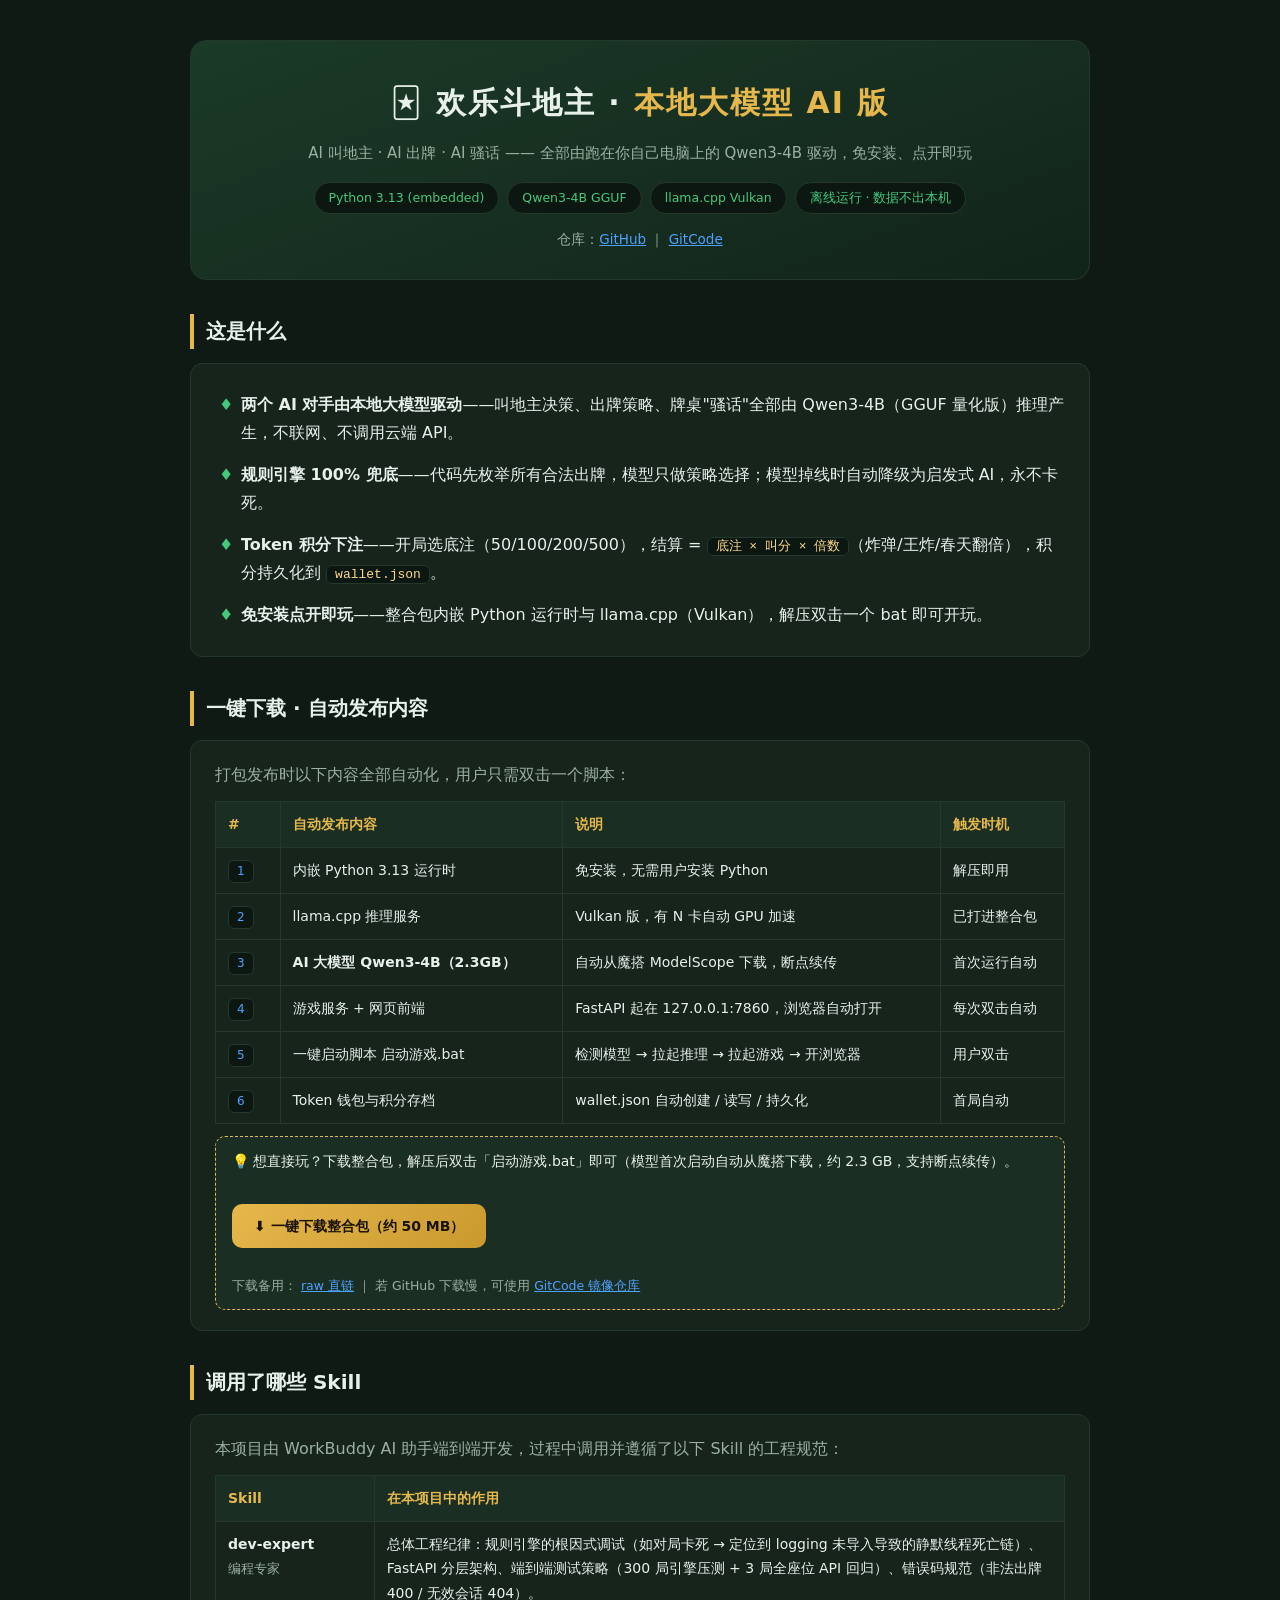
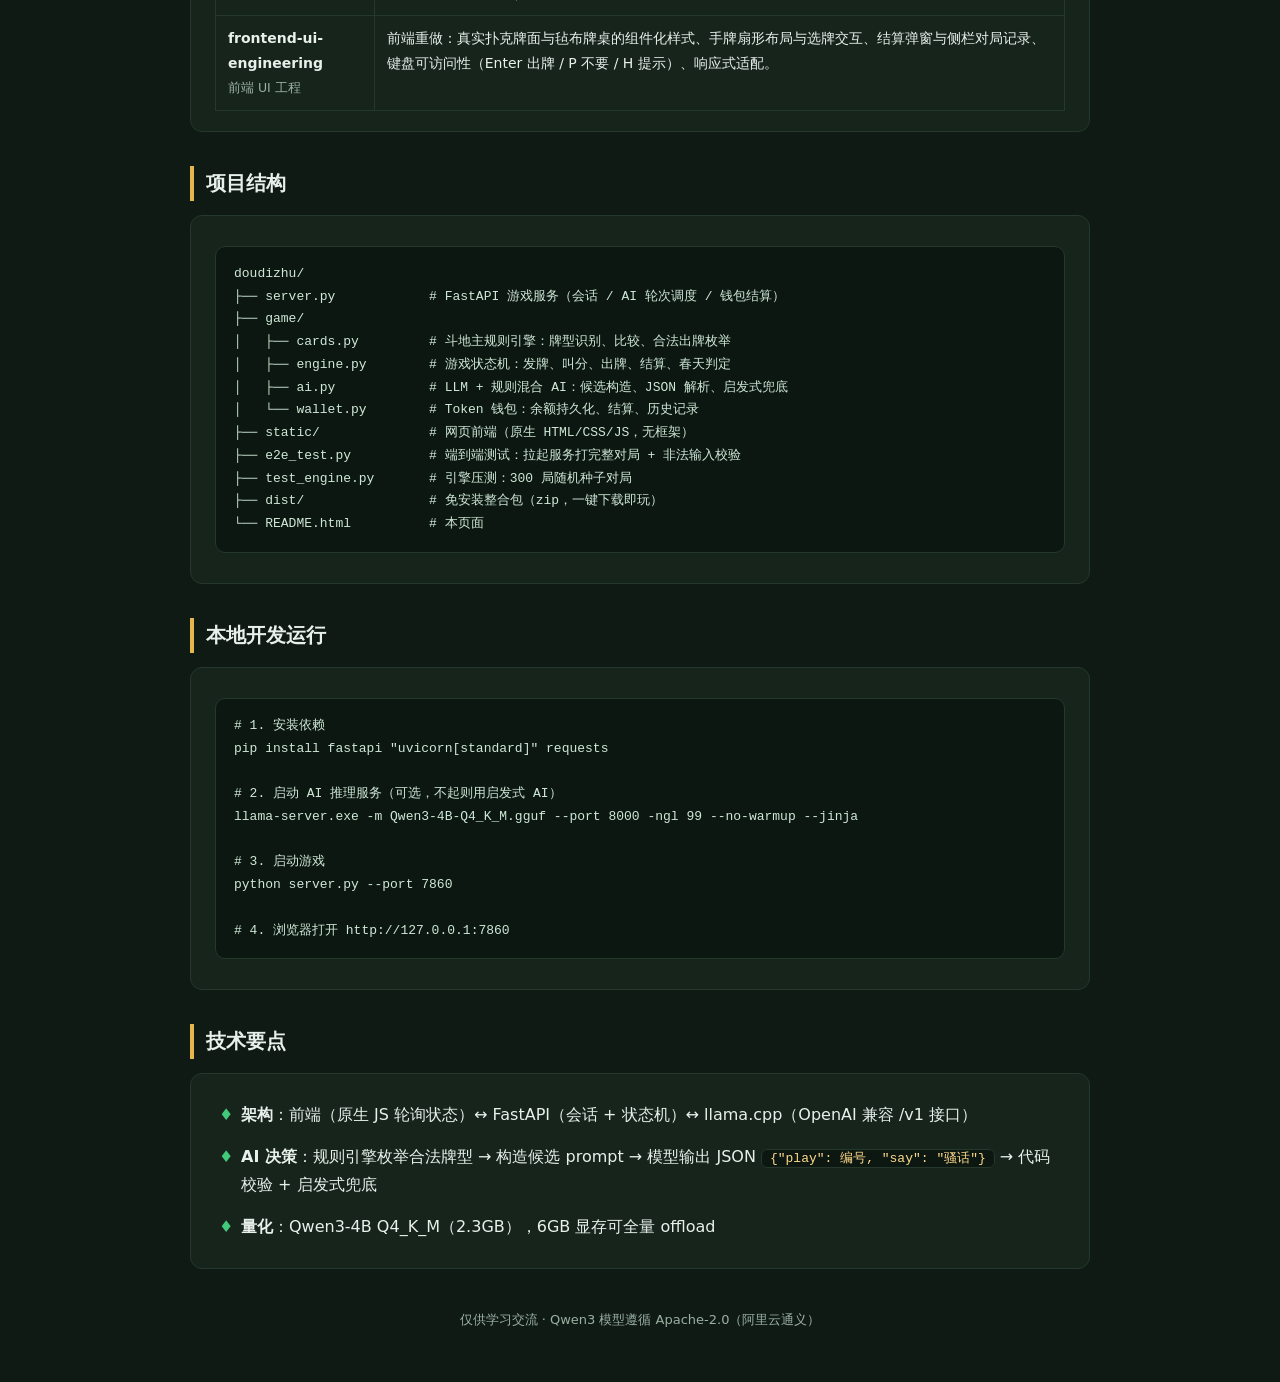
<file: README.html>
<!DOCTYPE html>
<html lang="zh-CN">
<head>
<meta charset="UTF-8">
<meta name="viewport" content="width=device-width, initial-scale=1.0">
<title>欢乐斗地主 · 本地大模型 AI 版</title>
<style>
  :root{
    --bg:#0f1a14; --panel:#16241c; --line:#24382c; --fg:#e8f0ea; --muted:#9ab0a2;
    --gold:#e6b84c; --green:#43c97b; --accent:#4ea1ff;
  }
  *{box-sizing:border-box;margin:0;padding:0}
  body{background:var(--bg);color:var(--fg);font-family:"Microsoft YaHei",system-ui,sans-serif;line-height:1.75;padding:40px 16px}
  .wrap{max-width:900px;margin:0 auto}
  header{text-align:center;padding:36px 20px 28px;background:linear-gradient(160deg,#1b3a28,#122419);border:1px solid var(--line);border-radius:16px;margin-bottom:28px}
  h1{font-size:30px;letter-spacing:2px}
  h1 .em{color:var(--gold)}
  .tagline{color:var(--muted);margin-top:10px;font-size:15px}
  .badges{margin-top:16px;display:flex;gap:8px;justify-content:center;flex-wrap:wrap}
  .badge{background:#0c1712;border:1px solid var(--line);border-radius:999px;padding:4px 14px;font-size:12.5px;color:var(--green)}
  h2{font-size:20px;margin:34px 0 14px;padding-left:12px;border-left:4px solid var(--gold)}
  .card{background:var(--panel);border:1px solid var(--line);border-radius:12px;padding:20px 24px;margin-bottom:14px}
  ul.feat{list-style:none}
  ul.feat li{padding:7px 0 7px 26px;position:relative}
  ul.feat li::before{content:"♦";position:absolute;left:4px;color:var(--green)}
  table{width:100%;border-collapse:collapse;font-size:14px}
  th,td{border:1px solid var(--line);padding:10px 12px;text-align:left;vertical-align:top}
  th{background:#1b2e23;color:var(--gold);font-weight:600;white-space:nowrap}
  td .n{display:inline-block;background:#0c1712;border:1px solid var(--line);color:var(--accent);border-radius:6px;padding:0 8px;margin-right:6px;font-size:12px}
  code,.path{background:#0c1712;border:1px solid var(--line);border-radius:6px;padding:1px 8px;font-family:Consolas,monospace;font-size:13px;color:#ffd98a}
  pre{background:#0c1712;border:1px solid var(--line);border-radius:10px;padding:16px 18px;overflow-x:auto;font-family:Consolas,monospace;font-size:13px;color:#cfe8d6;margin:10px 0}
  .tip{background:#1b2e23;border:1px dashed var(--gold);border-radius:10px;padding:12px 16px;font-size:14px;margin-top:12px}
  .dl{display:inline-block;background:linear-gradient(135deg,#e6b84c,#c9992e);color:#1a1206;font-weight:700;text-decoration:none;border-radius:10px;padding:10px 22px;margin-top:6px}
  footer{text-align:center;color:var(--muted);font-size:13px;margin:40px 0 10px}
</style>
</head>
<body>
<div class="wrap">

  <header>
    <h1>🃏 欢乐斗地主 · <span class="em">本地大模型 AI 版</span></h1>
    <p class="tagline">AI 叫地主 · AI 出牌 · AI 骚话 —— 全部由跑在你自己电脑上的 Qwen3-4B 驱动，免安装、点开即玩</p>
    <div class="badges">
      <span class="badge">Python 3.13 (embedded)</span>
      <span class="badge">Qwen3-4B GGUF</span>
      <span class="badge">llama.cpp Vulkan</span>
      <span class="badge">离线运行 · 数据不出本机</span>
    </div>
    <div style="margin-top:14px;font-size:13.5px;color:var(--muted)">
      仓库：<a href="https://github.com/mw2wbyys6t-sudo/doudizhu-ai" style="color:var(--accent)">GitHub</a>
      ｜ <a href="https://gitcode.com/gcw_VNt8FmMN/121" style="color:var(--accent)">GitCode</a>
    </div>
  </header>

  <h2>这是什么</h2>
  <div class="card">
    <ul class="feat">
      <li><b>两个 AI 对手由本地大模型驱动</b>——叫地主决策、出牌策略、牌桌"骚话"全部由 Qwen3-4B（GGUF 量化版）推理产生，不联网、不调用云端 API。</li>
      <li><b>规则引擎 100% 兜底</b>——代码先枚举所有合法出牌，模型只做策略选择；模型掉线时自动降级为启发式 AI，永不卡死。</li>
      <li><b>Token 积分下注</b>——开局选底注（50/100/200/500），结算 = <code>底注 × 叫分 × 倍数</code>（炸弹/王炸/春天翻倍），积分持久化到 <code>wallet.json</code>。</li>
      <li><b>免安装点开即玩</b>——整合包内嵌 Python 运行时与 llama.cpp（Vulkan），解压双击一个 bat 即可开玩。</li>
    </ul>
  </div>

  <h2>一键下载 · 自动发布内容</h2>
  <div class="card">
    <p style="color:var(--muted);margin-bottom:12px">打包发布时以下内容全部自动化，用户只需双击一个脚本：</p>
    <table>
      <tr><th>#</th><th>自动发布内容</th><th>说明</th><th>触发时机</th></tr>
      <tr><td><span class="n">1</span></td><td>内嵌 Python 3.13 运行时</td><td>免安装，无需用户安装 Python</td><td>解压即用</td></tr>
      <tr><td><span class="n">2</span></td><td>llama.cpp 推理服务</td><td>Vulkan 版，有 N 卡自动 GPU 加速</td><td>已打进整合包</td></tr>
      <tr><td><span class="n">3</span></td><td><b>AI 大模型 Qwen3-4B（2.3GB）</b></td><td>自动从魔搭 ModelScope 下载，断点续传</td><td>首次运行自动</td></tr>
      <tr><td><span class="n">4</span></td><td>游戏服务 + 网页前端</td><td>FastAPI 起在 127.0.0.1:7860，浏览器自动打开</td><td>每次双击自动</td></tr>
      <tr><td><span class="n">5</span></td><td>一键启动脚本 启动游戏.bat</td><td>检测模型 → 拉起推理 → 拉起游戏 → 开浏览器</td><td>用户双击</td></tr>
      <tr><td><span class="n">6</span></td><td>Token 钱包与积分存档</td><td>wallet.json 自动创建 / 读写 / 持久化</td><td>首局自动</td></tr>
    </table>
    <div class="tip">
      💡 想直接玩？下载整合包，解压后双击「启动游戏.bat」即可（模型首次启动自动从魔搭下载，约 2.3 GB，支持断点续传）。
      <br><br>
      <a class="dl" href="https://github.com/mw2wbyys6t-sudo/doudizhu-ai/raw/main/dist/%E6%AC%A2%E4%B9%90%E6%96%97%E5%9C%B0%E4%B8%BBAI%E7%89%88_%E5%85%8D%E5%AE%89%E8%A3%85%E6%95%B4%E5%90%88%E5%8C%85.zip" download target="_blank" rel="noopener">⬇ 一键下载整合包（约 50 MB）</a>
      <br><br>
      <span style="font-size:12.5px;color:var(--muted)">
        下载备用：
        <a href="https://raw.githubusercontent.com/mw2wbyys6t-sudo/doudizhu-ai/main/dist/%E6%AC%A2%E4%B9%90%E6%96%97%E5%9C%B0%E4%B8%BBAI%E7%89%88_%E5%85%8D%E5%AE%89%E8%A3%85%E6%95%B4%E5%90%88%E5%8C%85.zip" style="color:var(--accent)">raw 直链</a>
        ｜ 若 GitHub 下载慢，可使用 <a href="https://gitcode.com/gcw_VNt8FmMN/121" style="color:var(--accent)">GitCode 镜像仓库</a>
      </span>
    </div>
  </div>

  <h2>调用了哪些 Skill</h2>
  <div class="card">
    <p style="color:var(--muted);margin-bottom:12px">本项目由 WorkBuddy AI 助手端到端开发，过程中调用并遵循了以下 Skill 的工程规范：</p>
    <table>
      <tr><th>Skill</th><th>在本项目中的作用</th></tr>
      <tr>
        <td><b>dev-expert</b><br><span style="color:var(--muted);font-size:12.5px">编程专家</span></td>
        <td>总体工程纪律：规则引擎的根因式调试（如对局卡死 → 定位到 logging 未导入导致的静默线程死亡链）、FastAPI 分层架构、端到端测试策略（300 局引擎压测 + 3 局全座位 API 回归）、错误码规范（非法出牌 400 / 无效会话 404）。</td>
      </tr>
      <tr>
        <td><b>frontend-ui-engineering</b><br><span style="color:var(--muted);font-size:12.5px">前端 UI 工程</span></td>
        <td>前端重做：真实扑克牌面与毡布牌桌的组件化样式、手牌扇形布局与选牌交互、结算弹窗与侧栏对局记录、键盘可访问性（Enter 出牌 / P 不要 / H 提示）、响应式适配。</td>
      </tr>
    </table>
  </div>

  <h2>项目结构</h2>
  <div class="card"><pre>doudizhu/
├── server.py            # FastAPI 游戏服务（会话 / AI 轮次调度 / 钱包结算）
├── game/
│   ├── cards.py         # 斗地主规则引擎：牌型识别、比较、合法出牌枚举
│   ├── engine.py        # 游戏状态机：发牌、叫分、出牌、结算、春天判定
│   ├── ai.py            # LLM + 规则混合 AI：候选构造、JSON 解析、启发式兜底
│   └── wallet.py        # Token 钱包：余额持久化、结算、历史记录
├── static/              # 网页前端（原生 HTML/CSS/JS，无框架）
├── e2e_test.py          # 端到端测试：拉起服务打完整对局 + 非法输入校验
├── test_engine.py       # 引擎压测：300 局随机种子对局
├── dist/                # 免安装整合包（zip，一键下载即玩）
└── README.html          # 本页面</pre></div>

  <h2>本地开发运行</h2>
  <div class="card"><pre># 1. 安装依赖
pip install fastapi "uvicorn[standard]" requests

# 2. 启动 AI 推理服务（可选，不起则用启发式 AI）
llama-server.exe -m Qwen3-4B-Q4_K_M.gguf --port 8000 -ngl 99 --no-warmup --jinja

# 3. 启动游戏
python server.py --port 7860

# 4. 浏览器打开 http://127.0.0.1:7860</pre></div>

  <h2>技术要点</h2>
  <div class="card">
    <ul class="feat">
      <li><b>架构</b>：前端（原生 JS 轮询状态）↔ FastAPI（会话 + 状态机）↔ llama.cpp（OpenAI 兼容 /v1 接口）</li>
      <li><b>AI 决策</b>：规则引擎枚举合法牌型 → 构造候选 prompt → 模型输出 JSON <code>{"play": 编号, "say": "骚话"}</code> → 代码校验 + 启发式兜底</li>
      <li><b>量化</b>：Qwen3-4B Q4_K_M（2.3GB），6GB 显存可全量 offload</li>
    </ul>
  </div>

  <footer>仅供学习交流 · Qwen3 模型遵循 Apache-2.0（阿里云通义）</footer>
</div>
</body>
</html>
</file>
